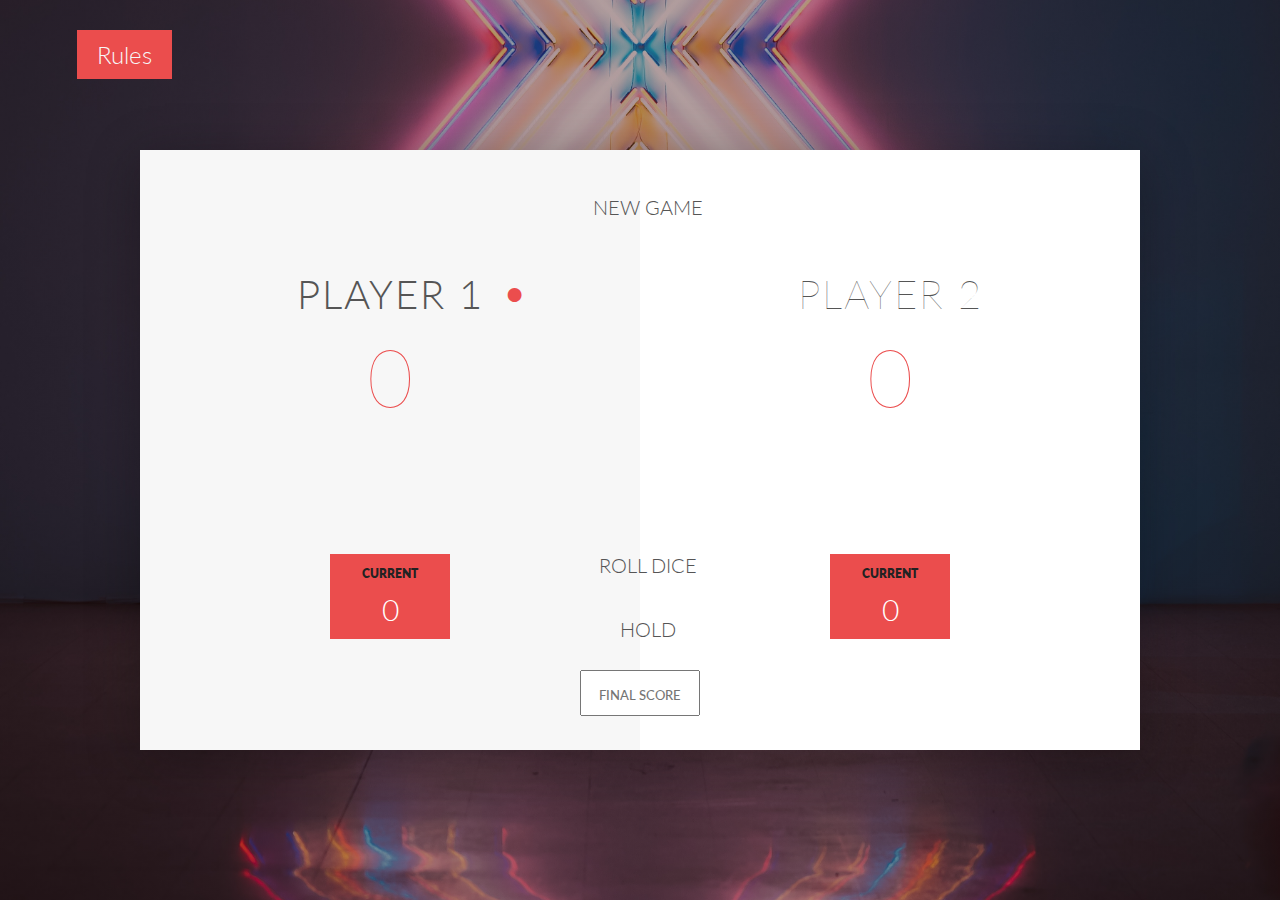
<file: index.html>
<!DOCTYPE html>
<html lang="en">

<head>
    <meta charset="UTF-8">
    <link href="https://fonts.googleapis.com/css?family=Lato:100,300,600" rel="stylesheet" type="text/css">
    <link href="http://code.ionicframework.com/ionicons/2.0.1/css/ionicons.min.css" rel="stylesheet" type="text/css">
    <link type="text/css" rel="stylesheet" href="style.css">
    <link rel="shortcut icon" type="image/x-icon" href="icon.ico?">
    <title>DICE GAME</title>
</head>

<body>
    <a class="back" href="/startpage.html">Rules</a>
    <div class="container clearfix">
        <div class="player-0-panel active">
            <div class="player-name" id="name-0">Player 1</div>
            <div class="player-score" id="score-0">0</div>
            <div class="player-current-box">
                <div class="player-current-label">Current</div>
                <div class="player-current-score" id="current-0">0</div>
            </div>
        </div>

        <div class="player-1-panel">
            <div class="player-name" id="name-1">Player 2</div>
            <div class="player-score" id="score-1">0</div>
            <div class="player-current-box">
                <div class="player-current-label">Current</div>
                <div class="player-current-score" id="current-1">0</div>
            </div>
        </div>

        <button class="btn-new"><i class="ion-ios-plus-outline"></i>New game</button>
        <button class="btn-roll"><i class="ion-ios-loop"></i>Roll dice</button>
        <button class="btn-hold"><i class="ion-ios-download-outline"></i>Hold</button>

        <input type="text" placeholder="Final Score" class="final-score">

        <img src="dice-5.png" alt="Dice" class="dice" id="dice-1">
        <img src="dice-5.png" alt="Dice" class="dice" id="dice-2">
    </div>

    <script src="app.js"></script>
</body>

</html>
</file>
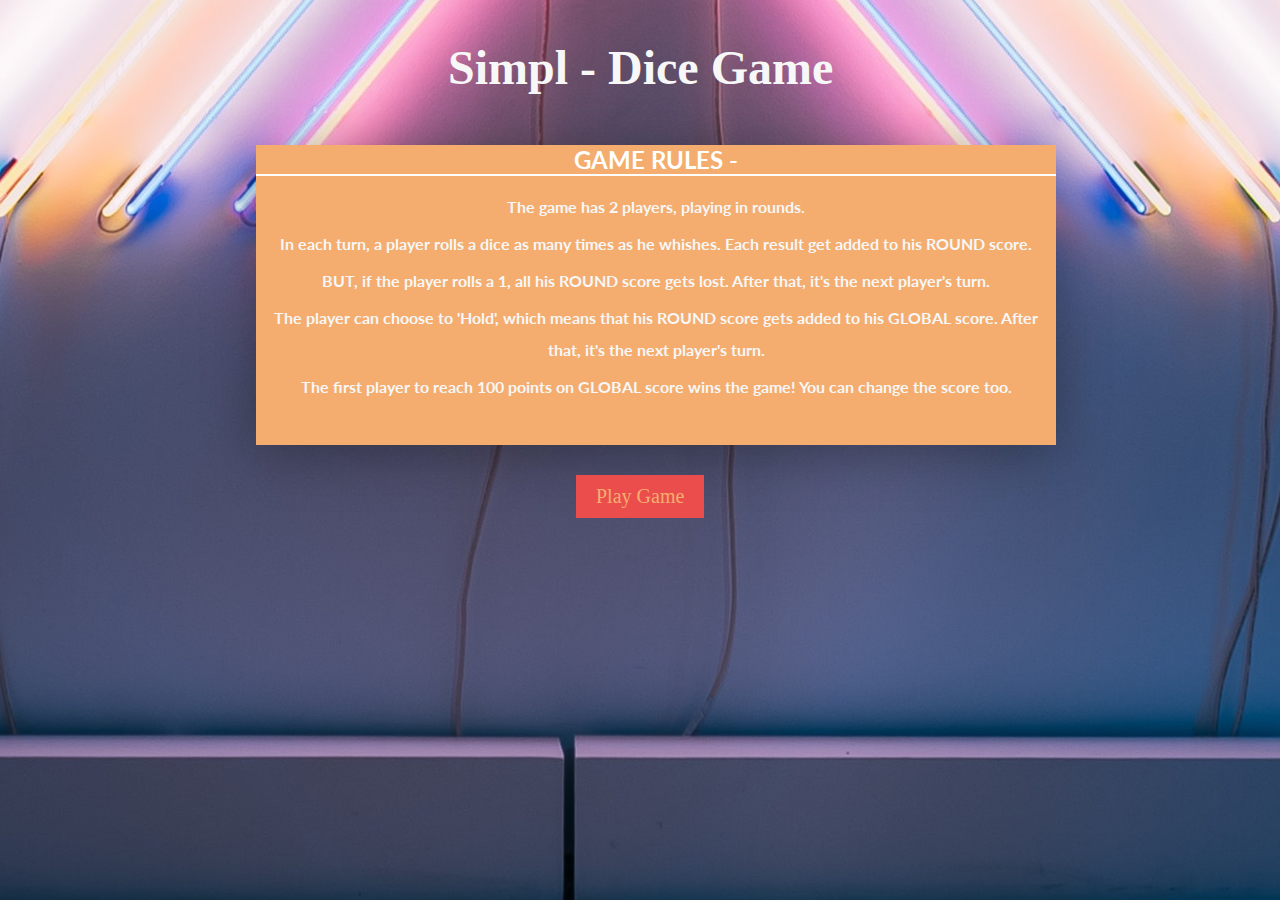
<file: startpage.html>
<!DOCTYPE html>
<html lang="en">

<head>
   <meta charset="UTF-8">
   <link href="https://fonts.googleapis.com/css?family=Lato:100,300,600" rel="stylesheet" type="text/css">
   <link href="http://code.ionicframework.com/ionicons/2.0.1/css/ionicons.min.css" rel="stylesheet" type="text/css">
   <link type="text/css" rel="stylesheet" href="startpage-style.css">
   <link rel="shortcut icon" type="image/x-icon" href="icon.ico?">
   <title>DICE GAME</title>
</head>

<body>
   <div class="header">
      <div class="header-content">
         <h1><span class="txt-type" data-wait="2000" data-words='["Simple", "Fun", "Easy"]'></span> - Dice Game</h1>
      </div>
   </div>

   <div class="container-start">
      <div class="rules">
         <h2>GAME RULES - </h2>
         <ol>
            <li>
               <p>The game has 2 players, playing in rounds.</p>
            </li>
            <li>
               <p>In each turn, a player rolls a dice as many times as he whishes. Each result get added to his ROUND
                  score.</p>
            </li>
            <li>
               <p>BUT, if the player rolls a 1, all his ROUND score gets lost. After that, it's the next player's turn.
               </p>
            </li>
            <li>
               <p>The player can choose to 'Hold', which means that his ROUND score gets added to his GLOBAL score.
                  After
                  that, it's the next player's turn.</p>
            </li>
            <li>
               <p>The first player to reach 100 points on GLOBAL score wins the game! You can change the score too.</p>
            </li>
         </ol>
      </div>
   </div>

   <a href="index.html" class="btn-link">Play Game</a>
</body>

<script src="/typescript.js"></script>

</html>
</file>
<file: style.css>
/* GENERAL */

* {
	margin: 0;
	padding: 0;
	box-sizing: border-box;
}

.clearfix::after {
	content: "";
	display: table;
	clear: both;
}

body {
	background-image: linear-gradient(rgba(62, 20, 20, 0.4), rgba(62, 20, 20, 0.4)), url('bg_.jpg');
	background-size: cover;
	background-position: center;
	font-family: Lato;
	font-weight: 300;
	position: relative;
	height: 100vh;
	color: #555;
}

.container {
	width: 1000px;
	position: absolute;
	top: 50%;
	left: 50%;
	transform: translate(-50%, -50%);
	background-color: #fff;
	box-shadow: 0px 10px 50px rgba(0, 0, 0, 0.3);
	overflow: hidden;
}

.player-0-panel, .player-1-panel {
	width: 50%;
	float: left;
	height: 600px;
	padding: 100px;
}

/* PLAYERS */

.player-name {
	font-size: 40px;
	text-align: center;
	text-transform: uppercase;
	letter-spacing: 2px;
	font-weight: 100;
	margin-top: 20px;
	margin-bottom: 10px;
	position: relative;
}

.player-score {
	text-align: center;
	font-size: 80px;
	font-weight: 100;
	color: #eb4d4d;
	margin-bottom: 130px;
}

.active {
	background-color: #f7f7f7 !important;
}

.active .player-name {
	font-weight: 300;
}

.active .player-name::after {
	content: "\2022";
	font-size: 47px;
	position: absolute;
	color: #eb4d4d;
	top: -7px;
	right: 10px;
}

.player-current-box {
	background-color: #eb4d4d;
	color: #fff;
	width: 40%;
	margin: 0 auto;
	padding: 12px;
	text-align: center;
}

.player-current-label {
	text-transform: uppercase;
	margin-bottom: 10px;
	font-size: 12px;
	font-weight: 800;
	color: #222;
}

.player-current-score {
	font-size: 30px;
}

/* BUTTON */

button {
	position: absolute;
	width: 200px;
	left: 50%;
	transform: translateX(-50%);
	color: #555;
	background: none;
	border: none;
	font-family: Lato;
	font-size: 20px;
	text-transform: uppercase;
	cursor: pointer;
	font-weight: 300;
	transition: background-color 0.3s, color 0.3s;
}

button:hover {
	font-weight: 600;
}

button:hover i {
	margin-right: 20px;
}

button:focus {
	outline: none;
}

i {
	color: #eb4d4d;
	display: inline-block;
	margin-right: 15px;
	font-size: 32px;
	line-height: 1;
	vertical-align: text-top;
	margin-top: -4px;
	transition: margin 0.3s;
}

.btn-new {
	top: 45px;
}

.btn-roll {
	top: 403px;
}

.final-score {
	position: absolute;
	left: 50%;
	transform: translateX(-50%);
	top: 520px;
	color: #555;
	font-size: 18px;
	font-family: 'Lato';
	text-align: center;
	padding: 10px;
	width: 120px;
	text-transform: uppercase;
}

.final-score:active, .final-score:focus {
	border: 3px #eb4d4d solid;
	outline: none;
}

.final-score::placeholder {
	font-size: small;
	font-weight: 500;
}

.btn-hold {
	top: 467px;
}

.dice {
	position: absolute;
	left: 50%;
	top: 178px;
	transform: translateX(-50%);
	height: 100px;
	box-shadow: 0px 10px 60px rgba(0, 0, 0, 0.10);
}

#dice-1 {
	top: 120px !important;
}

#dice-2 {
	top: 250px !important;
}

.winner {
	background-color: cyan !important;
	opacity: 0.7;
}

.winner .player-name, .winner .player-score {
	color: red;
	font-weight: 1000;
}

.back {
	position: fixed;
	background: #eb4d4d;
	color: #f7f7f7;
	text-decoration: none;
	padding: 10px 20px;
	font-family: Lato;
	font-size: 1.5rem;
	top: 30px;
	left: 6%;
	transition: all 1s;
}

a:hover {
	color: #F4AD6F;
}
</file>
<file: startpage-style.css>
* {
   margin: 0;
   padding: 0;
}

body {
   background: url('bg_.jpg');
   background-attachment: fixed;
   background-position: center;
   overflow: hidden;
}

.header {
   margin-top: 20px;
   padding-top: 20px;
   position: relative;
   left: 35%;
   top: 10%;
}

.header-content h1 {
   color: #f7f7f7;
   font-size: 3rem;
}

.container-start {
   margin-top: 50px;
   position: relative;
   width: 800px;
   height: 300px;
   background: #f4ad6f;
   left: 20%;
   box-shadow: 0px 10px 50px rgba(0, 0, 0, 0.3);
}

/* Startpage Styling */

.rules h2 {
   font-size: 1.5rem;
   font-family: Lato;
   color: #fff;
   text-align: center;
   border-bottom: 2px white solid;
   margin-bottom: 10px;
}

.rules ol {
   text-align: center;
   align-items: center;
   list-style: none;
}

.rules p {
   padding-top: 5px;
   line-height: 2rem;
   color: #f7f7f7;
   font-weight: bold;
   font-size: 1rem;
   font-family: Lato;
}

a {
   margin-top: 30px;
   position: absolute;
   left: 45%;
   background-color: #eb4d4d;
   color: #F4AD6F;
   padding: 10px 20px;
   font-size: 20px;
   cursor: pointer;
   font-weight: 300;
   transition: all 0.3s;
   text-decoration: none;
   transition: color 0.5s;
}

a:hover {
   color: #fff;
   border: none;
}
</file>
